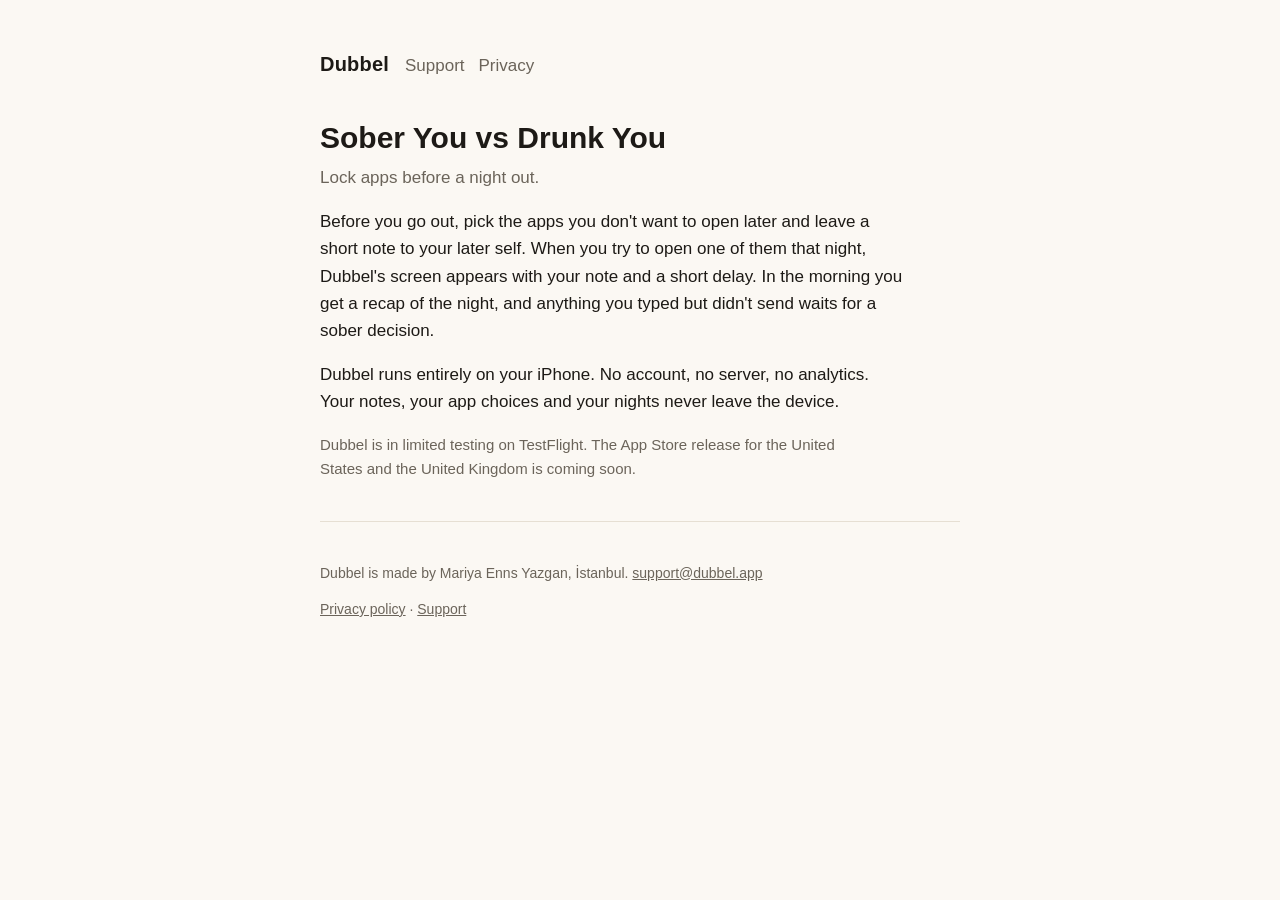
<file: index.html>
<!doctype html>
<html lang="en">
<head>
<meta charset="utf-8">
<meta name="viewport" content="width=device-width, initial-scale=1">
<title>Dubbel: Sober You vs Drunk You</title>
<meta name="description" content="Lock apps before a night out. Leave a note to your later self. Everything stays on your phone.">
<link rel="stylesheet" href="style.css">
</head>
<body>
<main>
<header>
  <a class="brand" href="/">Dubbel</a>
  <nav><a href="/support">Support</a><a href="/privacy">Privacy</a></nav>
</header>

<h1>Sober You vs Drunk You</h1>
<p class="lede">Lock apps before a night out.</p>

<p>Before you go out, pick the apps you don't want to open later and leave a short note to your later self. When you try to open one of them that night, Dubbel's screen appears with your note and a short delay. In the morning you get a recap of the night, and anything you typed but didn't send waits for a sober decision.</p>

<p>Dubbel runs entirely on your iPhone. No account, no server, no analytics. Your notes, your app choices and your nights never leave the device.</p>

<p class="meta">Dubbel is in limited testing on TestFlight. The App Store release for the United States and the United Kingdom is coming soon.</p>

<hr>
<footer>
  <p>Dubbel is made by Mariya Enns Yazgan, İstanbul. <a href="mailto:support@dubbel.app">support@dubbel.app</a></p>
  <p><a href="/privacy">Privacy policy</a> · <a href="/support">Support</a></p>
</footer>
</main>
</body>
</html>
</file>
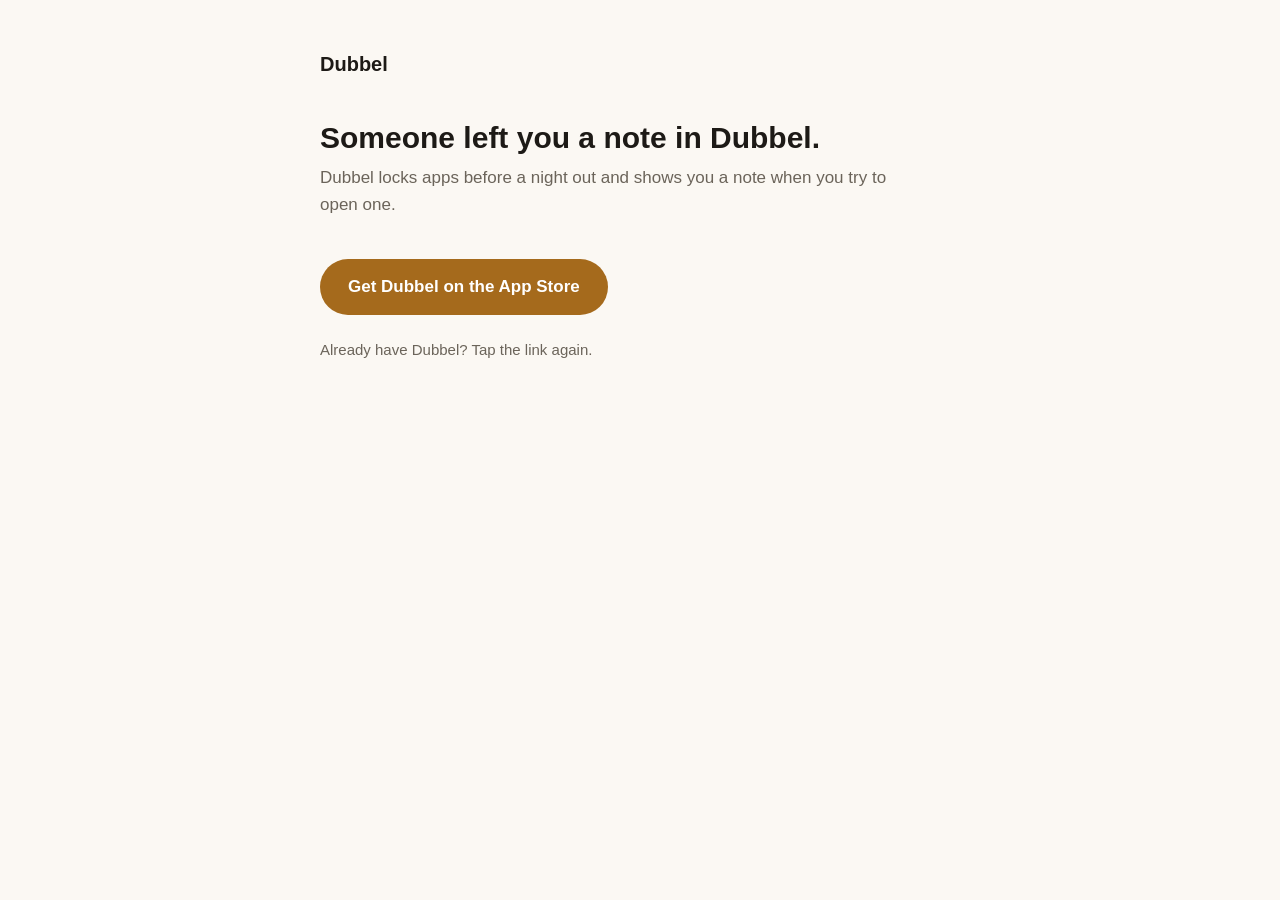
<file: n/index.html>
<!doctype html>
<html lang="en">
<head>
<meta charset="utf-8">
<meta http-equiv="Content-Security-Policy" content="default-src 'none'; img-src 'self'; style-src 'unsafe-inline'">
<meta name="referrer" content="no-referrer">
<meta name="viewport" content="width=device-width, initial-scale=1">
<title>A note for you</title>
<meta name="description" content="A friend left you a note in Dubbel.">
<meta property="og:title" content="A note for you">
<meta property="og:description" content="A friend left you a note in Dubbel.">
<meta property="og:type" content="website">
<!-- No JavaScript on this page, by design: the note lives in the URL fragment and no code may read it. -->
<style>
:root{--bg:#fbf8f3;--fg:#1d1a16;--muted:#6b645a;--accent:#a56a1c;--on-accent:#fff;color-scheme:light dark}
@media(prefers-color-scheme:dark){:root{--bg:#141210;--fg:#f1ebe2;--muted:#a39b8f;--accent:#e2a24a;--on-accent:#141210}}
*{box-sizing:border-box}
body{margin:0;background:var(--bg);color:var(--fg);font:17px/1.6 -apple-system,BlinkMacSystemFont,"Segoe UI",Helvetica,Arial,sans-serif;-webkit-font-smoothing:antialiased}
main{max-width:680px;margin:0 auto;padding:48px 20px 80px}
.brand{font-weight:700;font-size:20px;margin:0 0 40px}
h1{font-size:30px;line-height:1.2;margin:0 0 8px}
p{max-width:62ch}
.lede{color:var(--muted);margin-top:0}
.store{display:inline-block;margin:24px 0 8px;padding:14px 28px;border-radius:999px;background:var(--accent);color:var(--on-accent);font-weight:600;text-decoration:none}
.meta{color:var(--muted);font-size:15px}
</style>
</head>
<body>
<main>
<p class="brand">Dubbel</p>
<h1>Someone left you a note in Dubbel.</h1>
<p class="lede">Dubbel locks apps before a night out and shows you a note when you try to open one.</p>
<!-- TODO before merge: replace APP_STORE_ID with the numeric App Store ID (App Store Connect › App Information › Apple ID). -->
<a class="store" href="https://apps.apple.com/app/idAPP_STORE_ID?ct=friendnote">Get Dubbel on the App Store</a>
<p class="meta">Already have Dubbel? Tap the link again.</p>
</main>
</body>
</html>
</file>
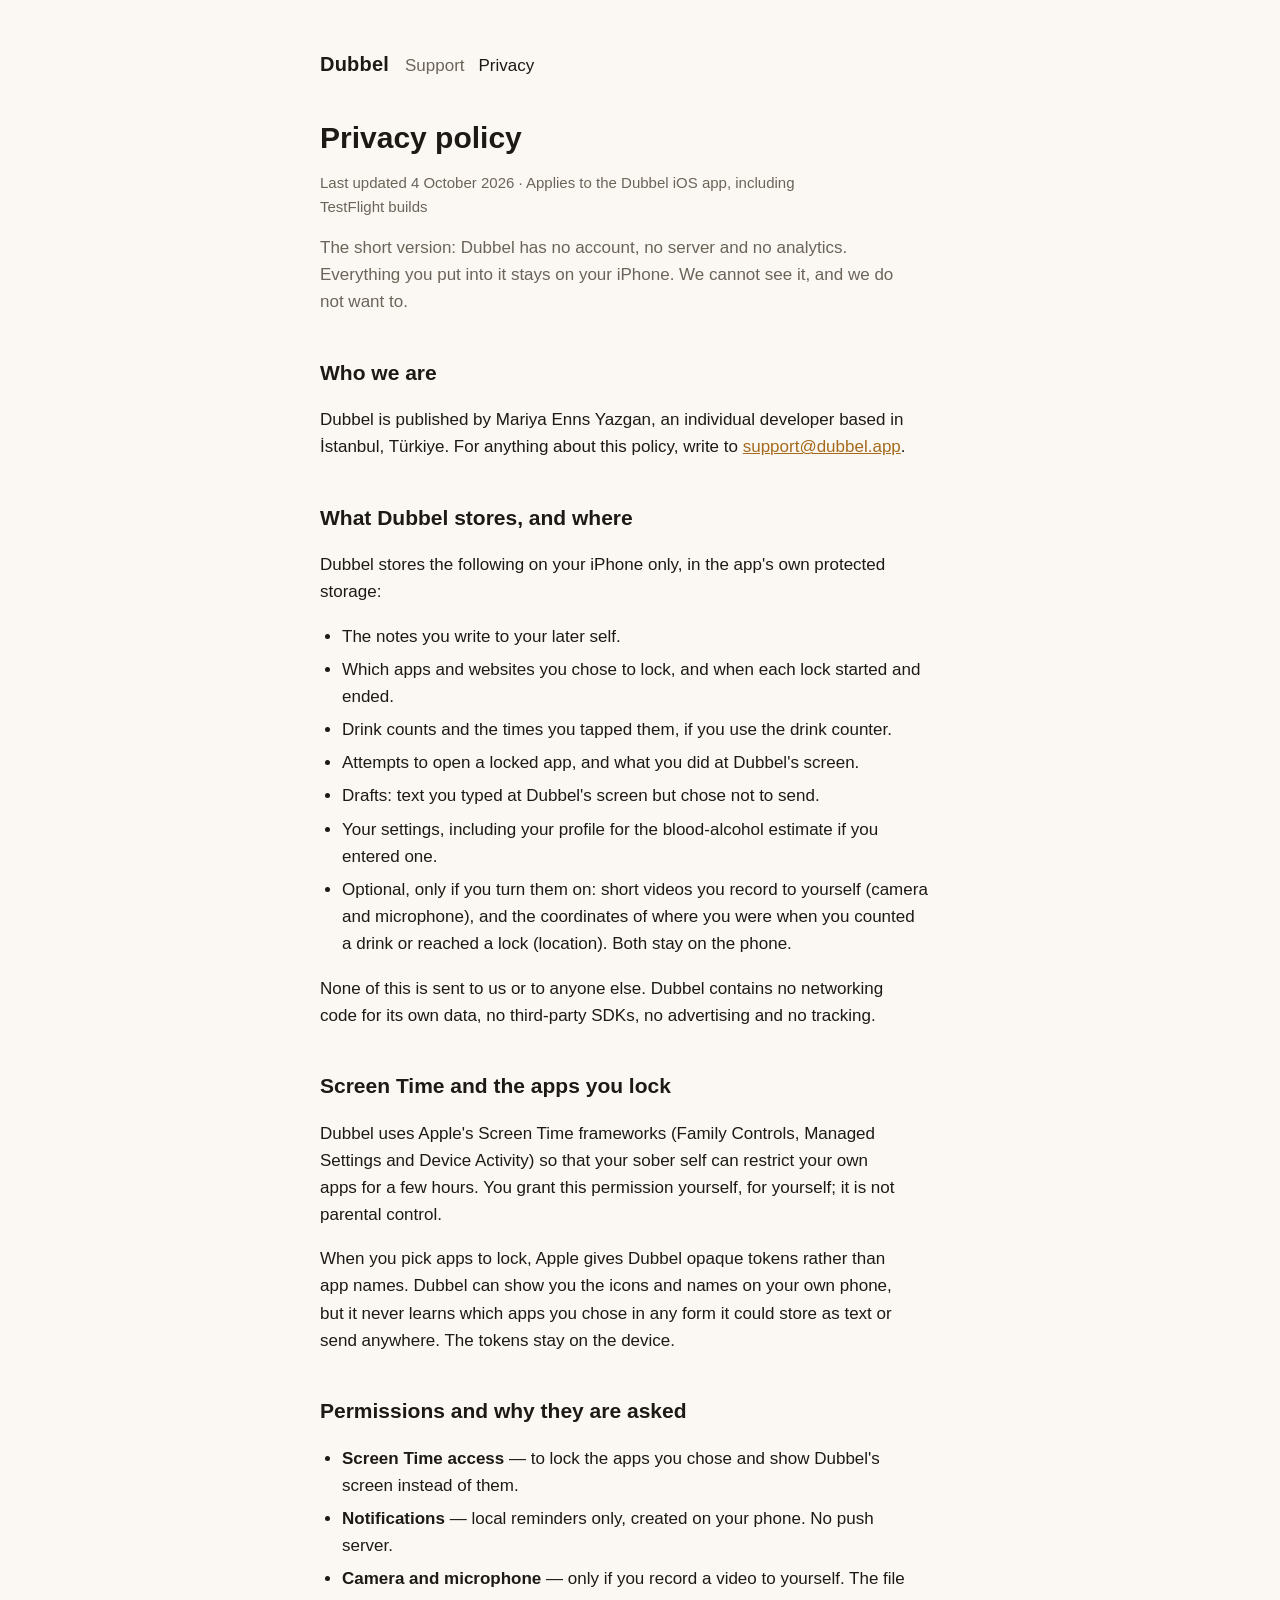
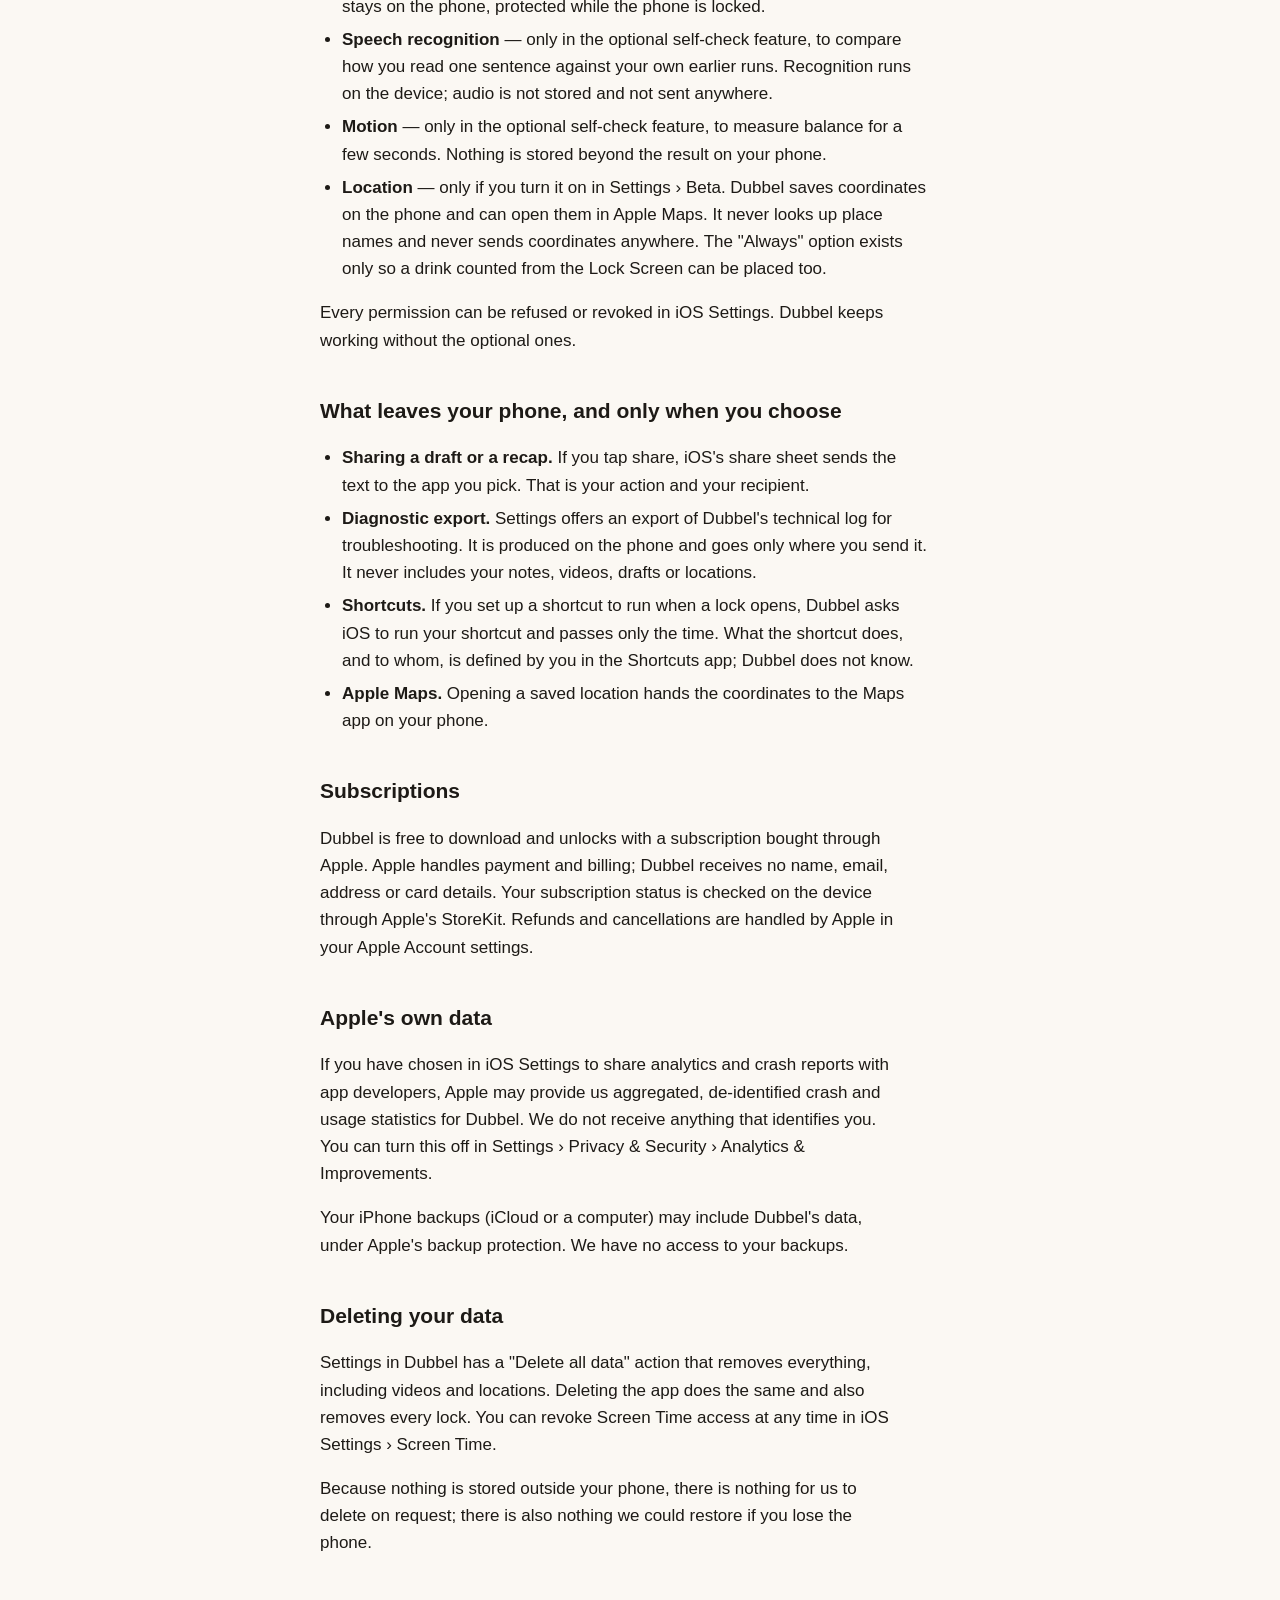
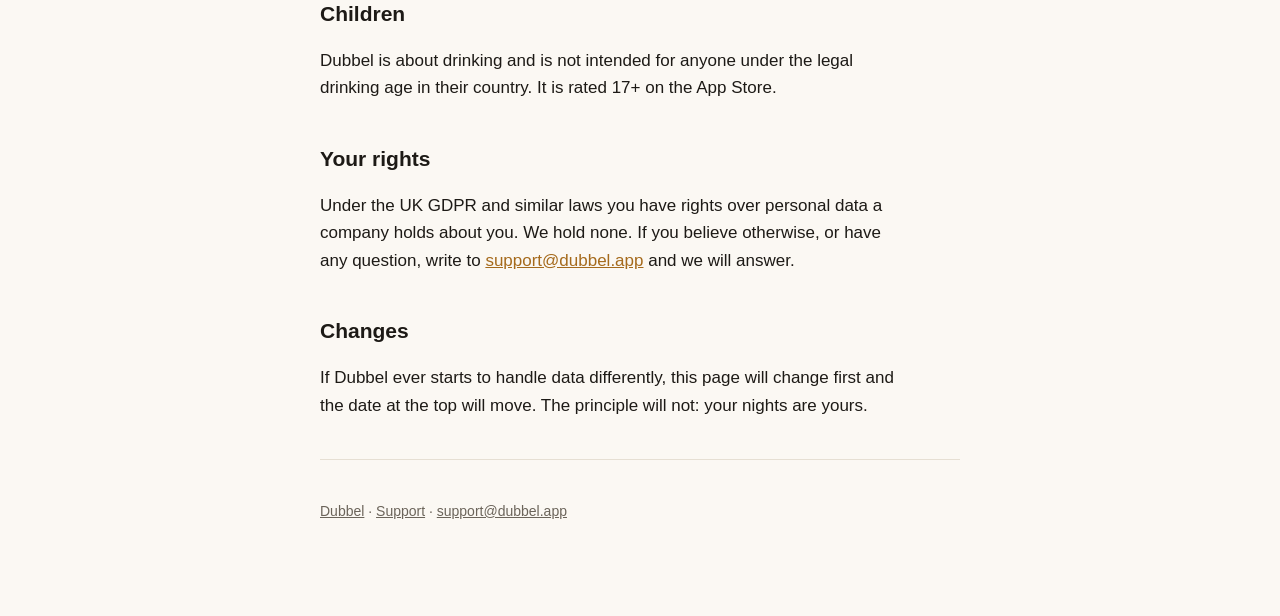
<file: privacy.html>
<!doctype html>
<html lang="en">
<head>
<meta charset="utf-8">
<meta name="viewport" content="width=device-width, initial-scale=1">
<title>Dubbel Privacy Policy</title>
<meta name="description" content="Dubbel keeps everything on your iPhone. No account, no server, no analytics. Here is exactly what it stores and why.">
<link rel="stylesheet" href="style.css">
</head>
<body>
<main>
<header>
  <a class="brand" href="/">Dubbel</a>
  <nav><a href="/support">Support</a><a href="/privacy" aria-current="page">Privacy</a></nav>
</header>

<h1>Privacy policy</h1>
<p class="meta">Last updated 4 October 2026 · Applies to the Dubbel iOS app, including TestFlight builds</p>

<p class="lede">The short version: Dubbel has no account, no server and no analytics. Everything you put into it stays on your iPhone. We cannot see it, and we do not want to.</p>

<h2>Who we are</h2>
<p>Dubbel is published by Mariya Enns Yazgan, an individual developer based in İstanbul, Türkiye. For anything about this policy, write to <a href="mailto:support@dubbel.app">support@dubbel.app</a>.</p>

<h2>What Dubbel stores, and where</h2>
<p>Dubbel stores the following on your iPhone only, in the app's own protected storage:</p>
<ul>
  <li>The notes you write to your later self.</li>
  <li>Which apps and websites you chose to lock, and when each lock started and ended.</li>
  <li>Drink counts and the times you tapped them, if you use the drink counter.</li>
  <li>Attempts to open a locked app, and what you did at Dubbel's screen.</li>
  <li>Drafts: text you typed at Dubbel's screen but chose not to send.</li>
  <li>Your settings, including your profile for the blood-alcohol estimate if you entered one.</li>
  <li>Optional, only if you turn them on: short videos you record to yourself (camera and microphone), and the coordinates of where you were when you counted a drink or reached a lock (location). Both stay on the phone.</li>
</ul>
<p>None of this is sent to us or to anyone else. Dubbel contains no networking code for its own data, no third-party SDKs, no advertising and no tracking.</p>

<h2>Screen Time and the apps you lock</h2>
<p>Dubbel uses Apple's Screen Time frameworks (Family Controls, Managed Settings and Device Activity) so that your sober self can restrict your own apps for a few hours. You grant this permission yourself, for yourself; it is not parental control.</p>
<p>When you pick apps to lock, Apple gives Dubbel opaque tokens rather than app names. Dubbel can show you the icons and names on your own phone, but it never learns which apps you chose in any form it could store as text or send anywhere. The tokens stay on the device.</p>

<h2>Permissions and why they are asked</h2>
<ul>
  <li><strong>Screen Time access</strong> — to lock the apps you chose and show Dubbel's screen instead of them.</li>
  <li><strong>Notifications</strong> — local reminders only, created on your phone. No push server.</li>
  <li><strong>Camera and microphone</strong> — only if you record a video to yourself. The file stays on the phone, protected while the phone is locked.</li>
  <li><strong>Speech recognition</strong> — only in the optional self-check feature, to compare how you read one sentence against your own earlier runs. Recognition runs on the device; audio is not stored and not sent anywhere.</li>
  <li><strong>Motion</strong> — only in the optional self-check feature, to measure balance for a few seconds. Nothing is stored beyond the result on your phone.</li>
  <li><strong>Location</strong> — only if you turn it on in Settings › Beta. Dubbel saves coordinates on the phone and can open them in Apple Maps. It never looks up place names and never sends coordinates anywhere. The "Always" option exists only so a drink counted from the Lock Screen can be placed too.</li>
</ul>
<p>Every permission can be refused or revoked in iOS Settings. Dubbel keeps working without the optional ones.</p>

<h2>What leaves your phone, and only when you choose</h2>
<ul>
  <li><strong>Sharing a draft or a recap.</strong> If you tap share, iOS's share sheet sends the text to the app you pick. That is your action and your recipient.</li>
  <li><strong>Diagnostic export.</strong> Settings offers an export of Dubbel's technical log for troubleshooting. It is produced on the phone and goes only where you send it. It never includes your notes, videos, drafts or locations.</li>
  <li><strong>Shortcuts.</strong> If you set up a shortcut to run when a lock opens, Dubbel asks iOS to run your shortcut and passes only the time. What the shortcut does, and to whom, is defined by you in the Shortcuts app; Dubbel does not know.</li>
  <li><strong>Apple Maps.</strong> Opening a saved location hands the coordinates to the Maps app on your phone.</li>
</ul>

<h2>Subscriptions</h2>
<p>Dubbel is free to download and unlocks with a subscription bought through Apple. Apple handles payment and billing; Dubbel receives no name, email, address or card details. Your subscription status is checked on the device through Apple's StoreKit. Refunds and cancellations are handled by Apple in your Apple Account settings.</p>

<h2>Apple's own data</h2>
<p>If you have chosen in iOS Settings to share analytics and crash reports with app developers, Apple may provide us aggregated, de-identified crash and usage statistics for Dubbel. We do not receive anything that identifies you. You can turn this off in Settings › Privacy &amp; Security › Analytics &amp; Improvements.</p>
<p>Your iPhone backups (iCloud or a computer) may include Dubbel's data, under Apple's backup protection. We have no access to your backups.</p>

<h2>Deleting your data</h2>
<p>Settings in Dubbel has a "Delete all data" action that removes everything, including videos and locations. Deleting the app does the same and also removes every lock. You can revoke Screen Time access at any time in iOS Settings › Screen Time.</p>
<p>Because nothing is stored outside your phone, there is nothing for us to delete on request; there is also nothing we could restore if you lose the phone.</p>

<h2>Children</h2>
<p>Dubbel is about drinking and is not intended for anyone under the legal drinking age in their country. It is rated 17+ on the App Store.</p>

<h2>Your rights</h2>
<p>Under the UK GDPR and similar laws you have rights over personal data a company holds about you. We hold none. If you believe otherwise, or have any question, write to <a href="mailto:support@dubbel.app">support@dubbel.app</a> and we will answer.</p>

<h2>Changes</h2>
<p>If Dubbel ever starts to handle data differently, this page will change first and the date at the top will move. The principle will not: your nights are yours.</p>

<hr>
<footer>
  <p><a href="/">Dubbel</a> · <a href="/support">Support</a> · <a href="mailto:support@dubbel.app">support@dubbel.app</a></p>
</footer>
</main>
</body>
</html>
</file>
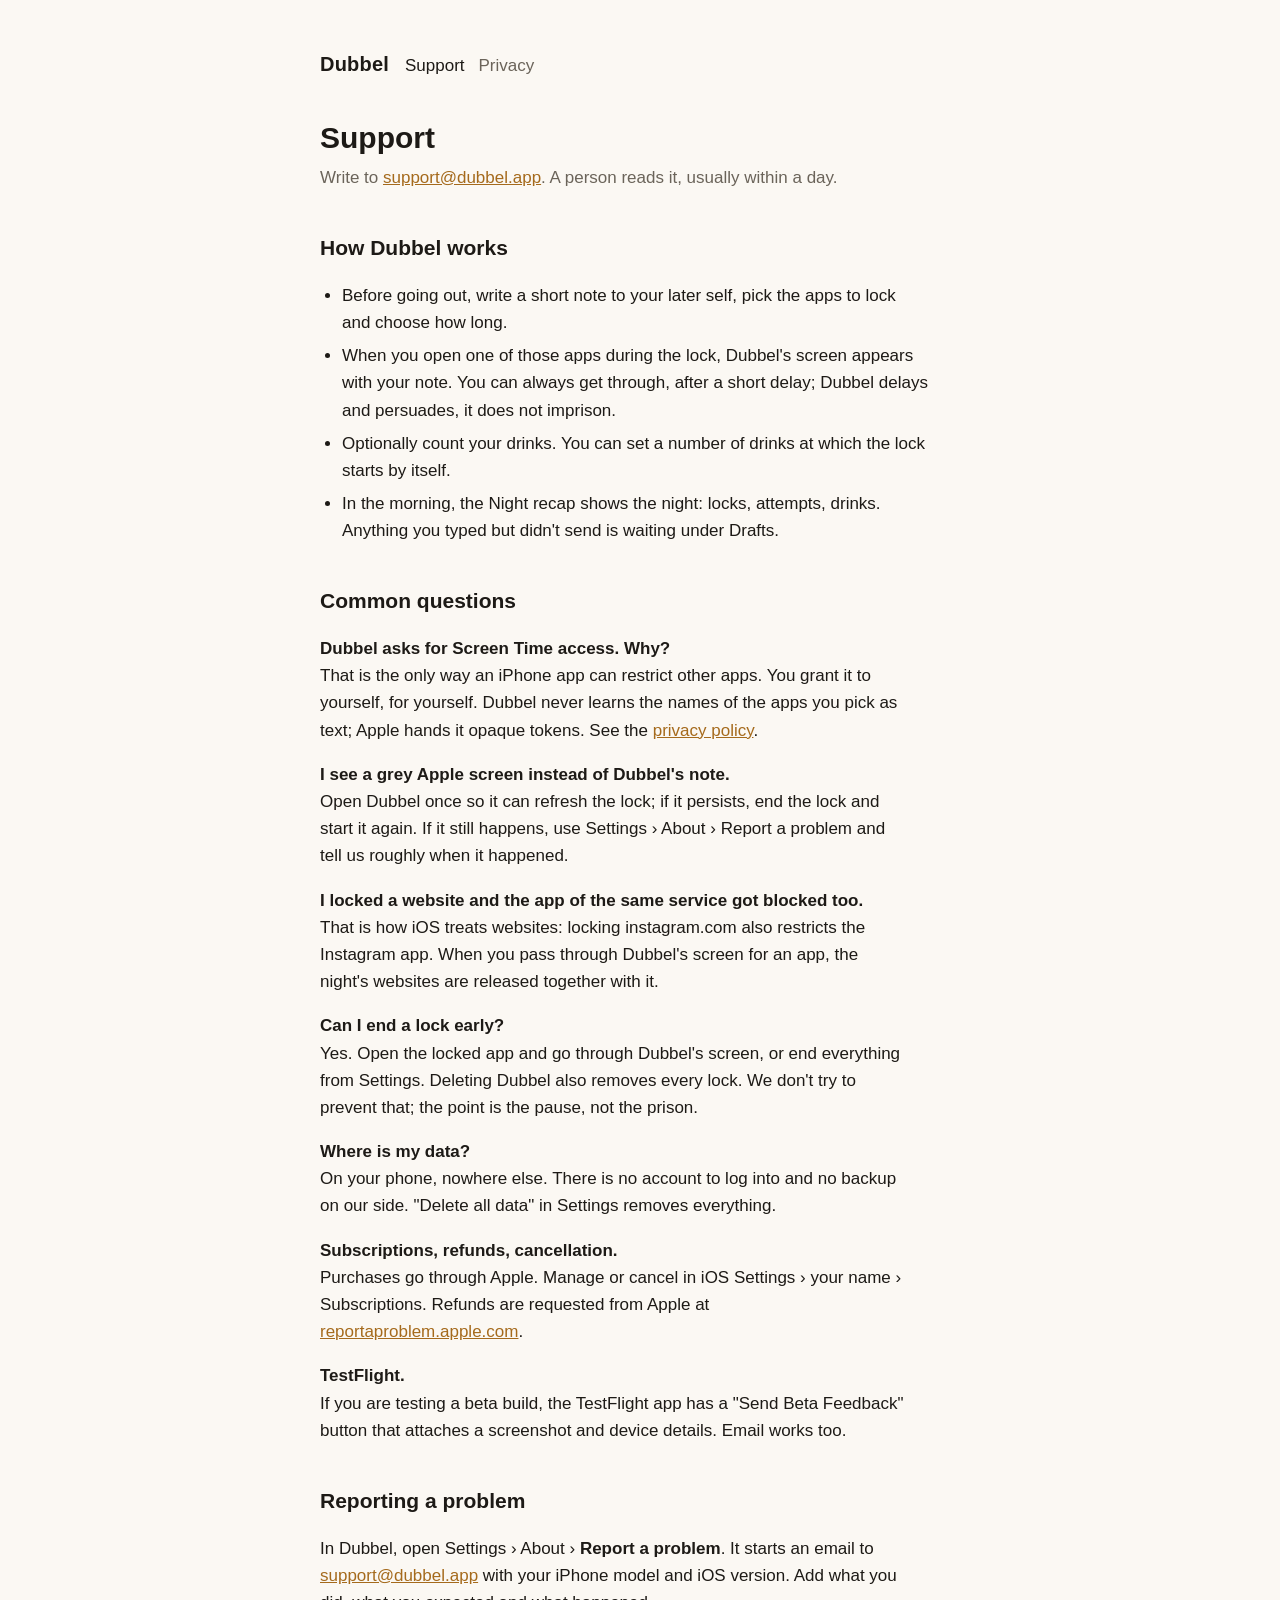
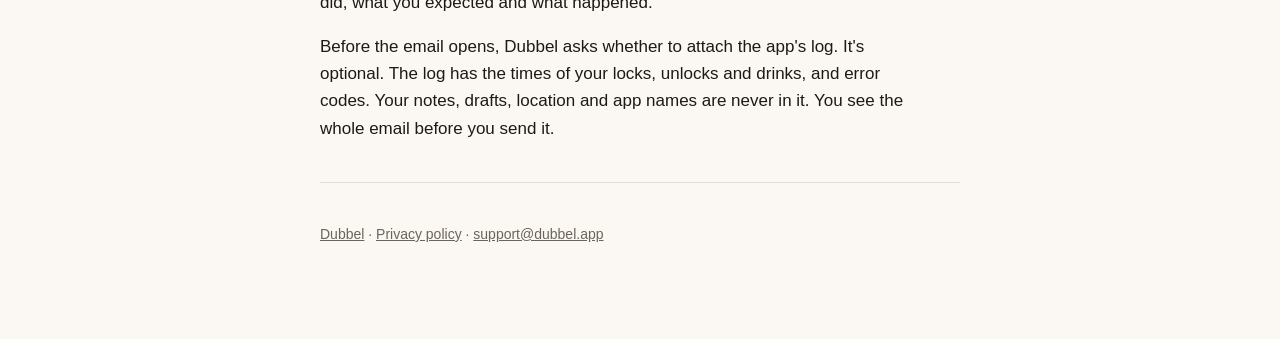
<file: support.html>
<!doctype html>
<html lang="en">
<head>
<meta charset="utf-8">
<meta name="viewport" content="width=device-width, initial-scale=1">
<title>Dubbel Support</title>
<meta name="description" content="How Dubbel works, common questions, and how to reach us.">
<link rel="stylesheet" href="style.css">
</head>
<body>
<main>
<header>
  <a class="brand" href="/">Dubbel</a>
  <nav><a href="/support" aria-current="page">Support</a><a href="/privacy">Privacy</a></nav>
</header>

<h1>Support</h1>
<p class="lede">Write to <a href="mailto:support@dubbel.app">support@dubbel.app</a>. A person reads it, usually within a day.</p>

<h2>How Dubbel works</h2>
<ul>
  <li>Before going out, write a short note to your later self, pick the apps to lock and choose how long.</li>
  <li>When you open one of those apps during the lock, Dubbel's screen appears with your note. You can always get through, after a short delay; Dubbel delays and persuades, it does not imprison.</li>
  <li>Optionally count your drinks. You can set a number of drinks at which the lock starts by itself.</li>
  <li>In the morning, the Night recap shows the night: locks, attempts, drinks. Anything you typed but didn't send is waiting under Drafts.</li>
</ul>

<h2>Common questions</h2>

<p><strong>Dubbel asks for Screen Time access. Why?</strong><br>
That is the only way an iPhone app can restrict other apps. You grant it to yourself, for yourself. Dubbel never learns the names of the apps you pick as text; Apple hands it opaque tokens. See the <a href="/privacy">privacy policy</a>.</p>

<p><strong>I see a grey Apple screen instead of Dubbel's note.</strong><br>
Open Dubbel once so it can refresh the lock; if it persists, end the lock and start it again. If it still happens, use Settings › About › Report a problem and tell us roughly when it happened.</p>

<p><strong>I locked a website and the app of the same service got blocked too.</strong><br>
That is how iOS treats websites: locking instagram.com also restricts the Instagram app. When you pass through Dubbel's screen for an app, the night's websites are released together with it.</p>

<p><strong>Can I end a lock early?</strong><br>
Yes. Open the locked app and go through Dubbel's screen, or end everything from Settings. Deleting Dubbel also removes every lock. We don't try to prevent that; the point is the pause, not the prison.</p>

<p><strong>Where is my data?</strong><br>
On your phone, nowhere else. There is no account to log into and no backup on our side. "Delete all data" in Settings removes everything.</p>

<p><strong>Subscriptions, refunds, cancellation.</strong><br>
Purchases go through Apple. Manage or cancel in iOS Settings › your name › Subscriptions. Refunds are requested from Apple at <a href="https://reportaproblem.apple.com">reportaproblem.apple.com</a>.</p>

<p><strong>TestFlight.</strong><br>
If you are testing a beta build, the TestFlight app has a "Send Beta Feedback" button that attaches a screenshot and device details. Email works too.</p>

<h2 id="report">Reporting a problem</h2>
<p>In Dubbel, open Settings › About › <strong>Report a problem</strong>. It starts an email to <a href="mailto:support@dubbel.app">support@dubbel.app</a> with your iPhone model and iOS version. Add what you did, what you expected and what happened.</p>
<p>Before the email opens, Dubbel asks whether to attach the app's log. It's optional. The log has the times of your locks, unlocks and drinks, and error codes. Your notes, drafts, location and app names are never in it. You see the whole email before you send it.</p>

<hr>
<footer>
  <p><a href="/">Dubbel</a> · <a href="/privacy">Privacy policy</a> · <a href="mailto:support@dubbel.app">support@dubbel.app</a></p>
</footer>
</main>
</body>
</html>
</file>
<file: style.css>
:root{--bg:#fbf8f3;--fg:#1d1a16;--muted:#6b645a;--accent:#a56a1c;--rule:#e6dfd3;color-scheme:light dark}
@media(prefers-color-scheme:dark){:root{--bg:#141210;--fg:#f1ebe2;--muted:#a39b8f;--accent:#e2a24a;--rule:#2a2621}}
*{box-sizing:border-box}
body{margin:0;background:var(--bg);color:var(--fg);font:17px/1.6 -apple-system,BlinkMacSystemFont,"Segoe UI",Helvetica,Arial,sans-serif;-webkit-font-smoothing:antialiased}
main{max-width:680px;margin:0 auto;padding:48px 20px 80px}
header{display:flex;align-items:baseline;gap:16px;margin-bottom:40px;flex-wrap:wrap}
header a.brand{font-weight:700;font-size:20px;color:var(--fg);text-decoration:none;letter-spacing:.2px}
header nav a{color:var(--muted);text-decoration:none;margin-right:14px}
header nav a:hover,header nav a[aria-current]{color:var(--fg)}
h1{font-size:30px;line-height:1.2;margin:0 0 8px}
h2{font-size:21px;margin:40px 0 10px}
p.lede{color:var(--muted);margin-top:0}
p,li{max-width:62ch}
a{color:var(--accent)}
ul{padding-left:22px}
li{margin:6px 0}
code{font-size:15px;background:var(--rule);padding:1px 5px;border-radius:4px}
hr{border:0;border-top:1px solid var(--rule);margin:40px 0}
footer{color:var(--muted);font-size:14px}
footer a{color:var(--muted)}
.meta{color:var(--muted);font-size:15px}
</file>
